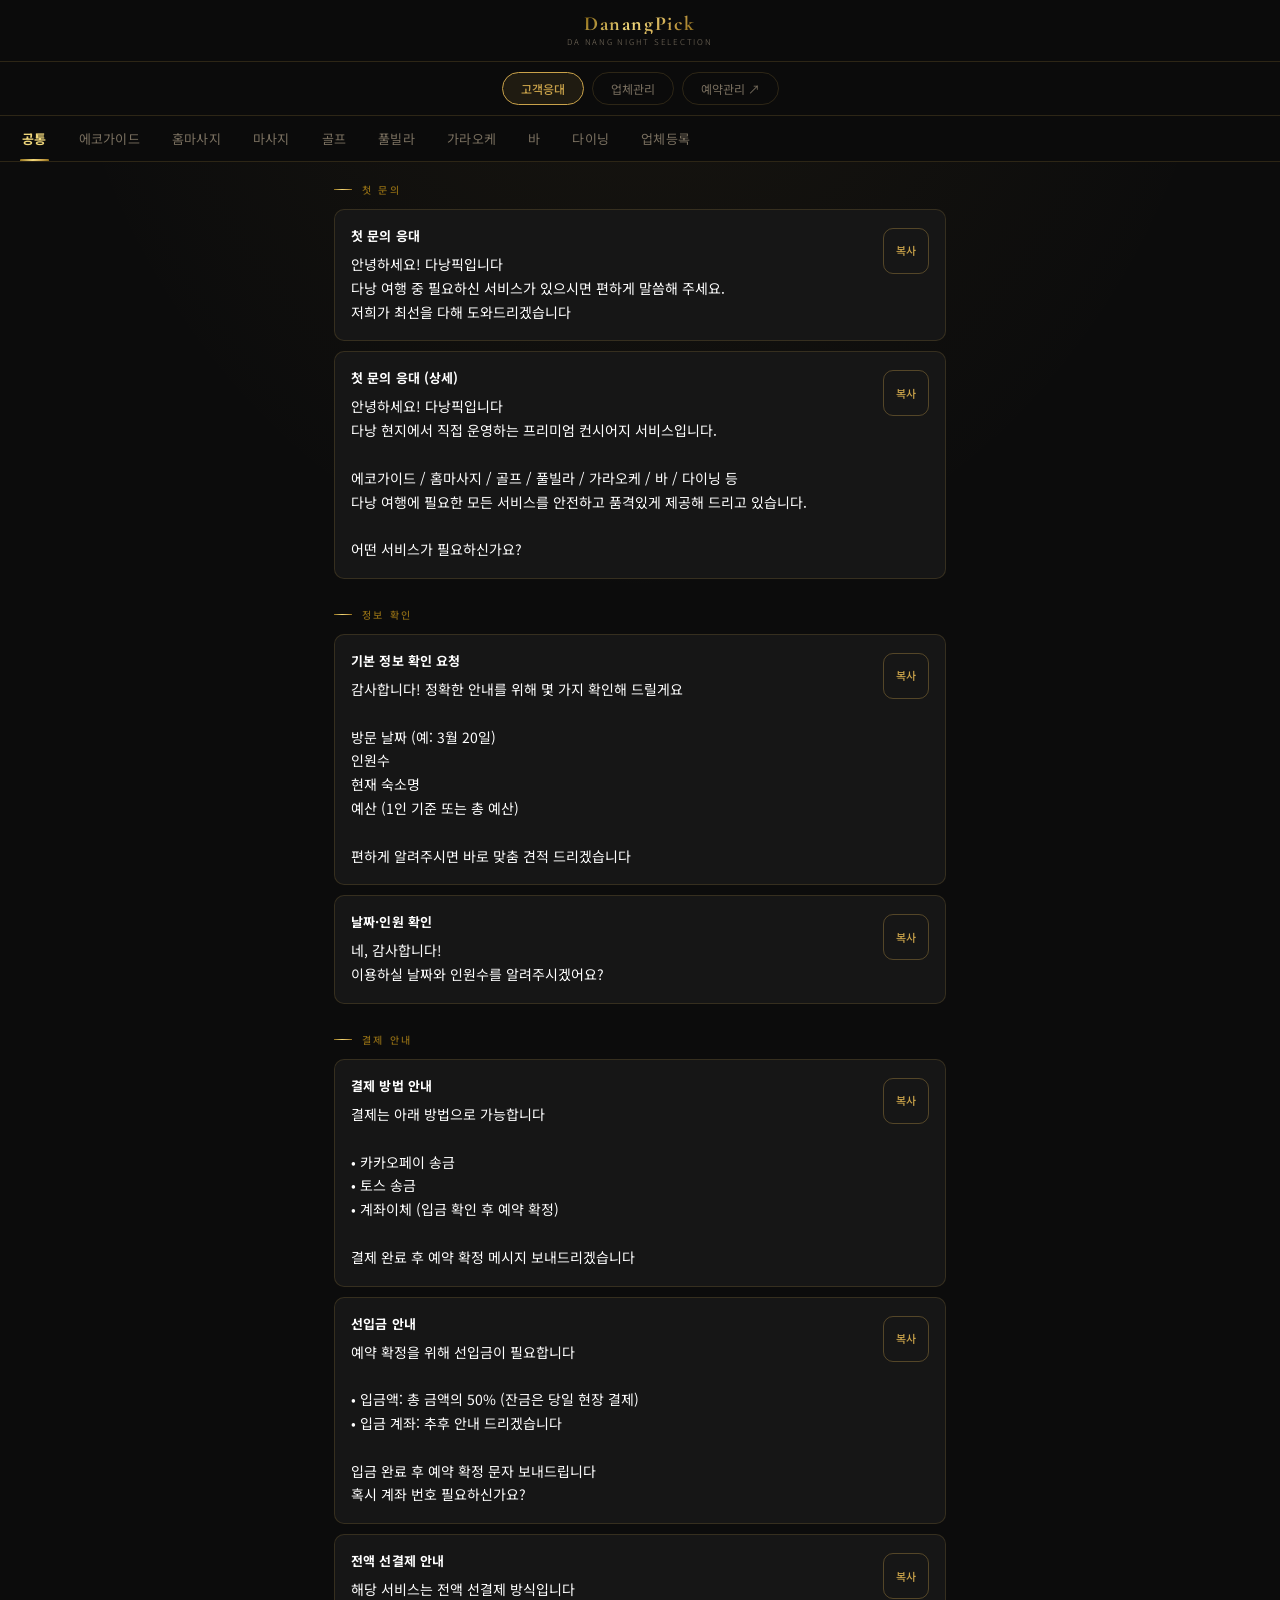
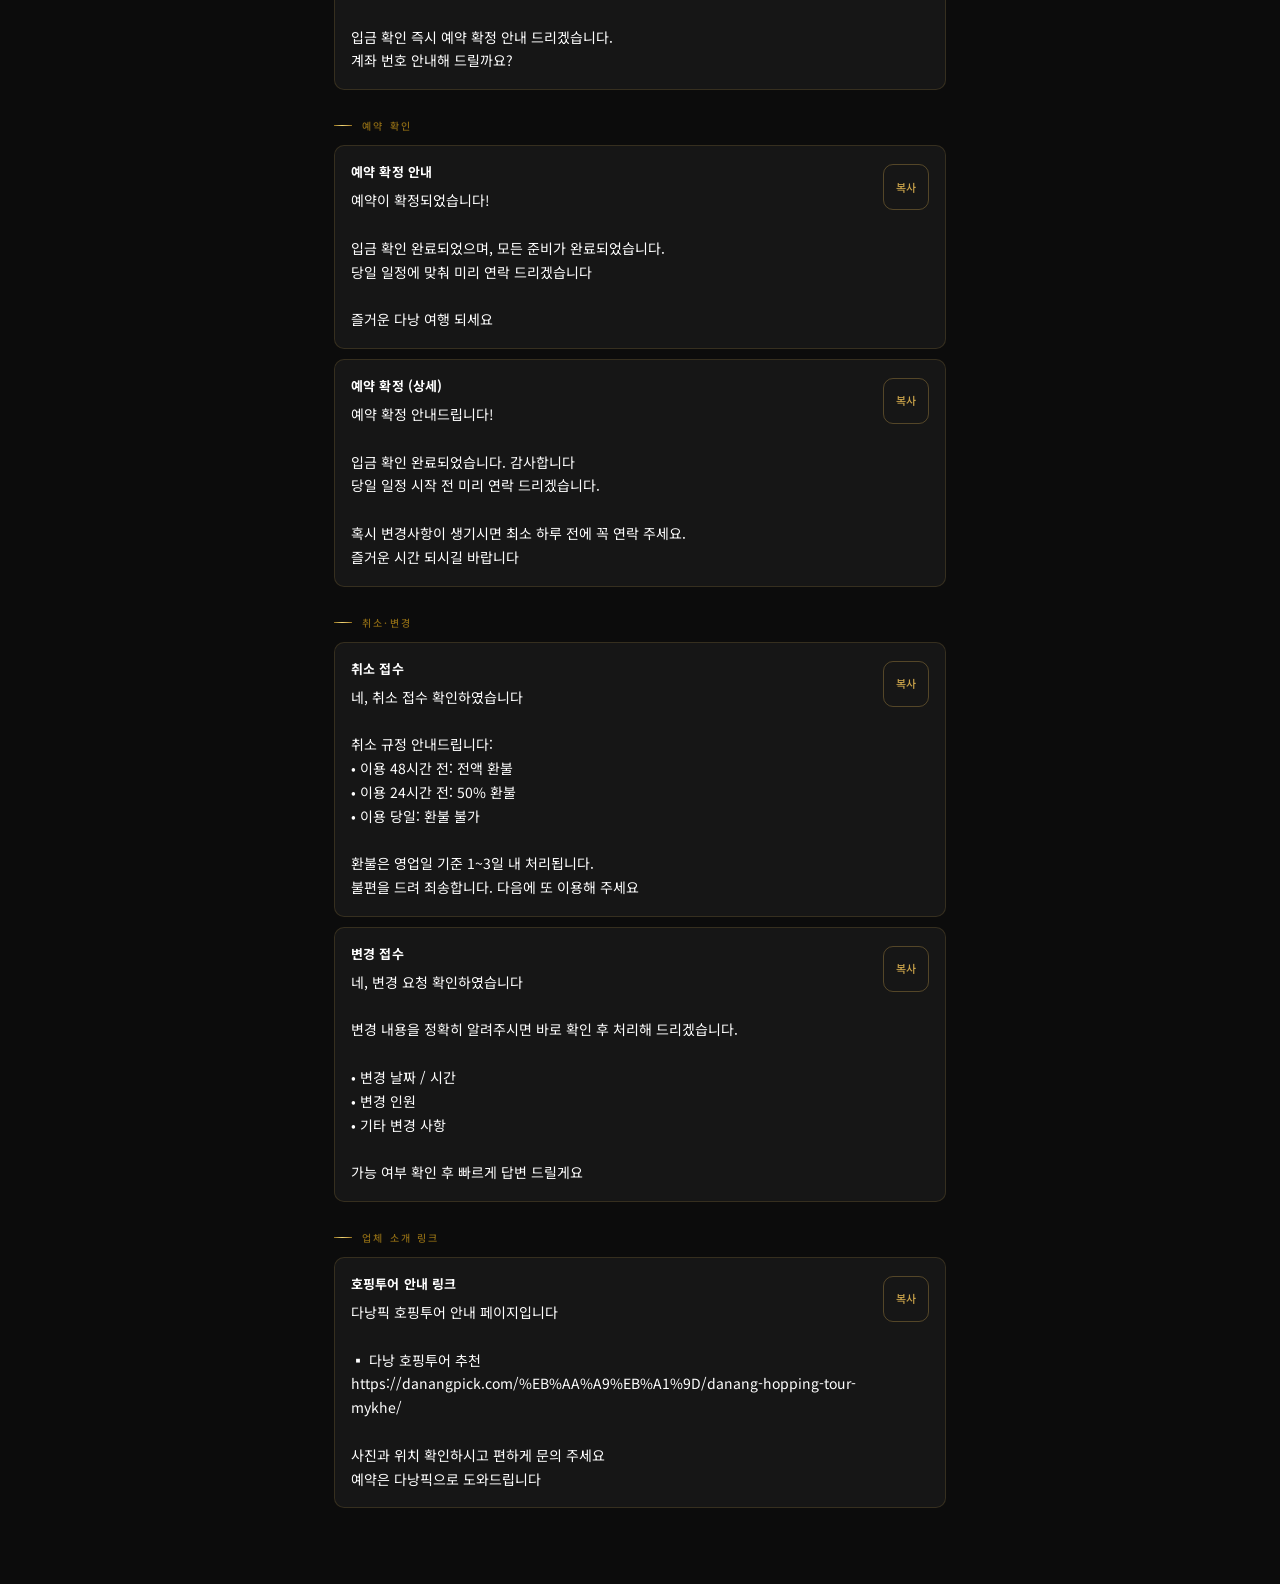
<file: index.html>
<!DOCTYPE html>
<html lang="ko">
<head>
  <meta charset="UTF-8">
  <meta name="viewport" content="width=device-width, initial-scale=1.0, maximum-scale=1.0">
  <meta name="apple-mobile-web-app-capable" content="yes">
  <meta name="apple-mobile-web-app-status-bar-style" content="black-translucent">
  <title>다낭픽 응대 템플릿</title>
  <link rel="preconnect" href="https://fonts.googleapis.com">
  <link rel="preconnect" href="https://fonts.gstatic.com" crossorigin>
  <link href="https://fonts.googleapis.com/css2?family=Cormorant+Garamond:wght@400;600;700&family=Noto+Sans+KR:wght@300;400;500;700&display=swap" rel="stylesheet">
  <link rel="stylesheet" href="css/style.css">
</head>
<body>

  <div class="header">
    <div class="header-brand">
      <div class="header-logo">DanangPick</div>
      <div class="header-sub">Da Nang Night Selection</div>
    </div>
  </div>

  <nav class="page-nav">
    <a href="index.html" class="page-nav-btn active">고객응대</a>
    <a href="%EC%97%85%EC%B2%B4%EA%B4%80%EB%A6%AC.html" class="page-nav-btn">업체관리</a>
    <a href="https://script.google.com/macros/s/AKfycbyhL4GlFm3WXEhCYB9T3-DH9fri5edWCIt-i-hopkQck0s7ni08k8Jg-WJBGKm7ljNlUA/exec" class="page-nav-btn" target="_blank">예약관리 ↗</a>
  </nav>

  <div id="tab-bar" class="tab-bar"></div>

  <div id="content" class="content"></div>

  <!-- 카테고리 데이터 초기화 -->
  <script>const CATEGORIES = []; const WIDGETS = {};</script>

  <!-- 카테고리 파일 로드 (순서 무관) -->
  <script src="js/templates/common.js"></script>
  <script src="js/templates/eco.js"></script>
  <script src="js/templates/home-massage.js"></script>
  <script src="js/templates/massage.js"></script>
  <script src="js/templates/golf.js"></script>
  <script src="js/templates/poolvilla.js"></script>
  <script src="js/templates/karaoke.js"></script>
  <script src="js/templates/bar.js"></script>
  <script src="js/templates/dining.js"></script>
  <script src="js/templates/partner-onboard.js"></script>
  <!-- 새 카테고리 추가 시 위 줄 아래에 script 태그 한 줄 추가 -->

  <!-- 위젯 (계산기 등) — 템플릿 파일보다 뒤, app.js 보다 앞 -->
  <script src="js/widgets/karaoke-quote.js"></script>

  <!-- 앱 로직 (반드시 마지막에 로드) -->
  <script src="js/app.js"></script>

</body>
</html>
</file>
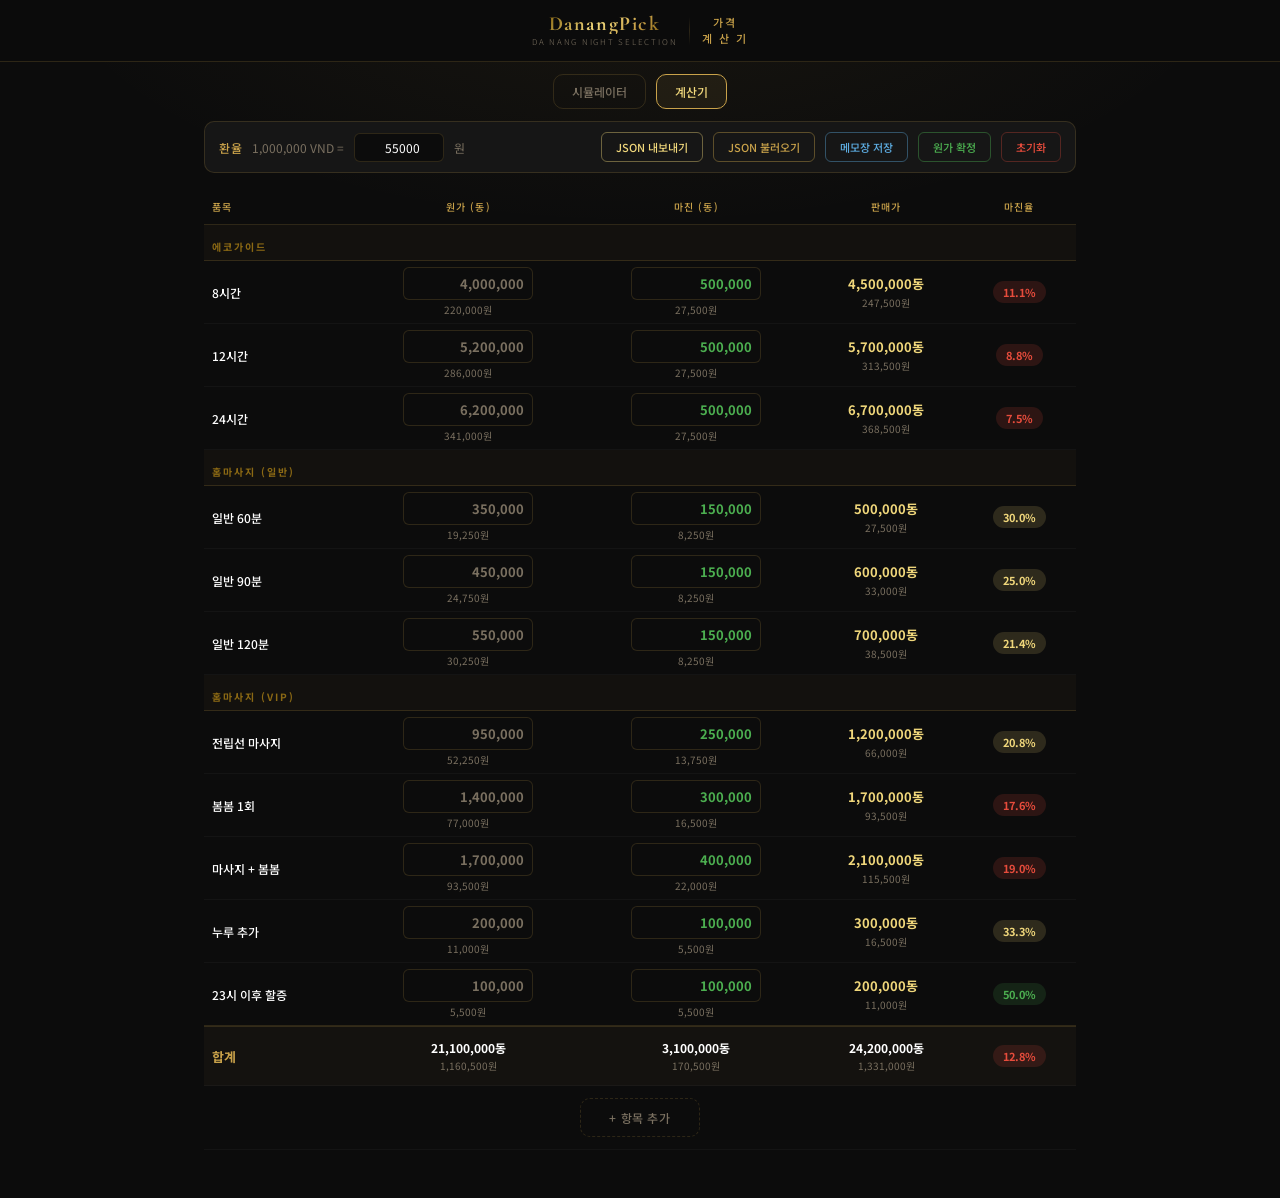
<file: 가격-계산기.html>
<!DOCTYPE html>
<html lang="ko">
<head>
  <meta charset="UTF-8">
  <meta name="viewport" content="width=device-width, initial-scale=1.0, maximum-scale=1.0">
  <title>다낭픽 가격 계산기</title>
  <link rel="preconnect" href="https://fonts.googleapis.com">
  <link rel="preconnect" href="https://fonts.gstatic.com" crossorigin>
  <link href="https://fonts.googleapis.com/css2?family=Cormorant+Garamond:wght@400;600;700&family=Noto+Sans+KR:wght@300;400;500;700&display=swap" rel="stylesheet">
  <link rel="stylesheet" href="pricing/pricing-calc.css">
</head>
<body>

  <div class="header">
    <div class="header-brand">
      <div class="header-logo">DanangPick</div>
      <div class="header-sub">Da Nang Night Selection</div>
    </div>
    <div class="header-divider"></div>
    <div class="header-title">가격<br>계 산 기</div>
  </div>

  <div class="nav-bar">
    <a href="가격-시뮬레이터.html" class="nav-link">시뮬레이터</a>
    <a href="가격-계산기.html" class="nav-link active">계산기</a>
  </div>

  <div class="settings-bar">
    <label>환율</label>
    <span>1,000,000 VND =</span>
    <input type="number" id="rate-input" value="55000" oninput="onRateChange(this)">
    <span>원</span>
    <span class="spacer"></span>
    <button class="btn-json" onclick="exportJSON()">JSON 내보내기</button>
    <button class="btn-json import" onclick="importJSON()">JSON 불러오기</button>
    <button class="btn-export" onclick="exportTxt()">메모장 저장</button>
    <button class="btn-confirm" onclick="confirmCost()">원가 확정</button>
    <button class="btn-reset" onclick="resetCalc()">초기화</button>
  </div>

  <div class="table-wrap">
    <table>
      <thead>
        <tr>
          <th>품목</th>
          <th>원가 (동)</th>
          <th>마진 (동)</th>
          <th>판매가</th>
          <th>마진율</th>
        </tr>
      </thead>
      <tbody id="calc-body"></tbody>
    </table>
  </div>

  <script src="pricing/pricing-data.js"></script>
  <script src="pricing/pricing-calc.js"></script>

</body>
</html>
</file>
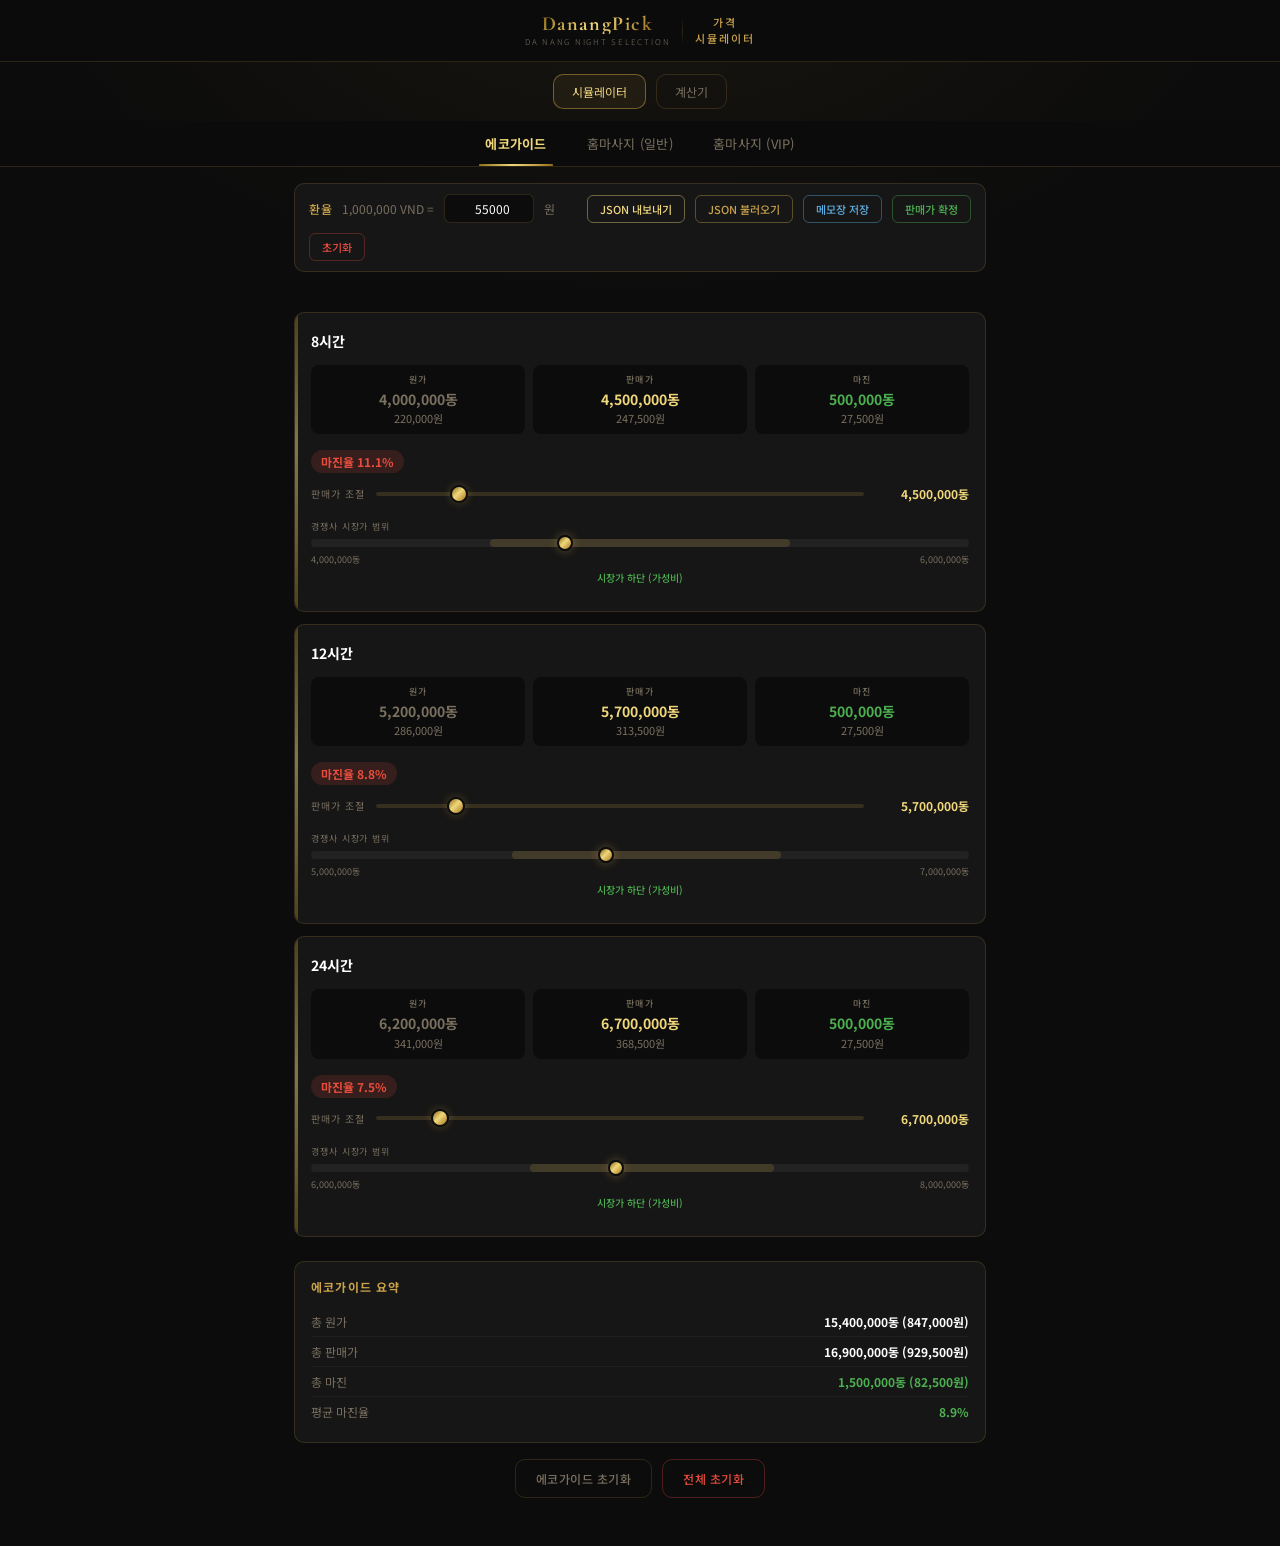
<file: 가격-시뮬레이터.html>
<!DOCTYPE html>
<html lang="ko">
<head>
  <meta charset="UTF-8">
  <meta name="viewport" content="width=device-width, initial-scale=1.0, maximum-scale=1.0">
  <meta name="apple-mobile-web-app-capable" content="yes">
  <meta name="apple-mobile-web-app-status-bar-style" content="black-translucent">
  <title>다낭픽 가격 시뮬레이터</title>
  <link rel="preconnect" href="https://fonts.googleapis.com">
  <link rel="preconnect" href="https://fonts.gstatic.com" crossorigin>
  <link href="https://fonts.googleapis.com/css2?family=Cormorant+Garamond:wght@400;600;700&family=Noto+Sans+KR:wght@300;400;500;700&display=swap" rel="stylesheet">
  <link rel="stylesheet" href="pricing/pricing-style.css">
</head>
<body>

  <div class="header">
    <div class="header-brand">
      <div class="header-logo">DanangPick</div>
      <div class="header-sub">Da Nang Night Selection</div>
    </div>
    <div class="header-divider"></div>
    <div class="header-title">가격<br>시뮬레이터</div>
  </div>

  <div style="display:flex;justify-content:center;gap:10px;padding:12px 14px;">
    <a href="가격-시뮬레이터.html" style="padding:8px 18px;border:1px solid rgba(201,162,74,0.5);border-radius:10px;font-size:12px;color:#F0D77B;text-decoration:none;background:rgba(201,162,74,0.08);">시뮬레이터</a>
    <a href="가격-계산기.html" style="padding:8px 18px;border:1px solid rgba(201,162,74,0.18);border-radius:10px;font-size:12px;color:#7a7060;text-decoration:none;">계산기</a>
  </div>

  <div id="tab-bar" class="tab-bar"></div>

  <div style="padding: 16px 14px 0; max-width: 720px; margin: 0 auto;">
    <div class="rate-bar">
      <label>환율</label>
      <span>1,000,000 VND =</span>
      <input type="number" id="rate-input" value="55000" oninput="onRateChange(this)">
      <span>원</span>
      <span style="flex:1"></span>
      <button class="action-btn json-export" onclick="exportJSON()">JSON 내보내기</button>
      <button class="action-btn json-import" onclick="importJSON()">JSON 불러오기</button>
      <button class="action-btn export" onclick="exportTxt()">메모장 저장</button>
      <button class="action-btn confirm" onclick="confirmSell()">판매가 확정</button>
      <button class="action-btn reset" onclick="resetAll()">초기화</button>
    </div>
  </div>

  <div id="content" class="content"></div>

  <script src="pricing/pricing-data.js"></script>
  <script src="pricing/pricing-app.js"></script>

</body>
</html>
</file>
<file: css/style.css>
/* ===== DanangPick 브랜드 디자인 — 블랙 골드 럭셔리 ===== */

:root {
  --gold:          #C9A24A;
  --gold-light:    #F0D77B;
  --gold-dark:     #8B6914;
  --gold-grad:     linear-gradient(135deg, #8B6914 0%, #F0D77B 45%, #C9A24A 75%, #8B6914 100%);
  --bg:            #0c0c0c;
  --surface:       #161616;
  --border:        rgba(201, 162, 74, 0.18);
  --border-hover:  rgba(201, 162, 74, 0.5);
  --text:          #ffffff;
  --text-muted:    #7a7060;
  --radius:        10px;
}

*, *::before, *::after {
  box-sizing: border-box;
  margin: 0;
  padding: 0;
  -webkit-tap-highlight-color: transparent;
}

body {
  font-family: 'Noto Sans KR', sans-serif;
  background: var(--bg);
  background-image: radial-gradient(ellipse 80% 40% at 50% -5%, rgba(201,162,74,0.07) 0%, transparent 60%);
  color: var(--text);
  min-height: 100vh;
}

/* ── 헤더 ─────────────────────────────────── */
.header {
  position: sticky;
  top: 0;
  z-index: 100;
  background: rgba(12,12,12,0.97);
  backdrop-filter: blur(12px);
  -webkit-backdrop-filter: blur(12px);
  border-bottom: 1px solid var(--border);
  height: 62px;
  display: flex;
  align-items: center;
  justify-content: center;
  gap: 12px;
  padding: 0 16px;
}

.header-brand {
  display: flex;
  flex-direction: column;
  align-items: center;
  gap: 2px;
}

.header-logo {
  font-family: 'Cormorant Garamond', serif;
  font-size: 20px;
  font-weight: 700;
  letter-spacing: 0.08em;
  background: var(--gold-grad);
  -webkit-background-clip: text;
  -webkit-text-fill-color: transparent;
  background-clip: text;
  line-height: 1;
}

.header-sub {
  font-size: 8px;
  letter-spacing: 0.22em;
  text-transform: uppercase;
  color: var(--text-muted);
  font-weight: 300;
}

.header-divider {
  width: 1px;
  height: 28px;
  background: linear-gradient(to bottom, transparent, var(--border), transparent);
}

.header-title {
  font-size: 11px;
  letter-spacing: 0.18em;
  text-transform: uppercase;
  color: var(--gold);
  font-weight: 500;
  text-align: center;
  line-height: 1.4;
}

/* ── 페이지 네비 (고객응대 / 업체관리 / 예약관리) ── */
.page-nav {
  position: sticky;
  top: 62px;
  z-index: 100;
  display: flex;
  gap: 8px;
  justify-content: center;
  padding: 10px 16px;
  background: rgba(12,12,12,0.96);
  backdrop-filter: blur(10px);
  border-bottom: 1px solid var(--border);
}

.page-nav-btn {
  padding: 7px 18px;
  font-size: 12px;
  font-family: 'Noto Sans KR', sans-serif;
  font-weight: 400;
  color: var(--text-muted);
  text-decoration: none;
  border: 1px solid var(--border);
  border-radius: 20px;
  background: none;
  transition: all 0.2s;
  white-space: nowrap;
}

.page-nav-btn:hover {
  border-color: var(--gold);
  color: var(--gold);
}

.page-nav-btn.active {
  border-color: var(--gold);
  color: var(--gold);
  background: rgba(201,162,74,0.1);
  font-weight: 500;
}

/* ── 탭바 ─────────────────────────────────── */
.tab-bar {
  position: sticky;
  top: 104px;
  z-index: 99;
  background: rgba(12,12,12,0.96);
  backdrop-filter: blur(10px);
  -webkit-backdrop-filter: blur(10px);
  border-bottom: 1px solid var(--border);
  display: flex;
  overflow-x: auto;
  -webkit-overflow-scrolling: touch;
  scrollbar-width: none;
  padding: 0 6px;
}

.tab-bar::-webkit-scrollbar { display: none; }

.tab-btn {
  flex-shrink: 0;
  padding: 13px 16px;
  background: none;
  border: none;
  font-family: 'Noto Sans KR', sans-serif;
  font-size: 13px;
  font-weight: 400;
  color: var(--text-muted);
  cursor: pointer;
  white-space: nowrap;
  position: relative;
  transition: color 0.25s;
  letter-spacing: 0.02em;
}

.tab-btn::after {
  content: '';
  position: absolute;
  bottom: 0;
  left: 14px;
  right: 14px;
  height: 2px;
  background: var(--gold-grad);
  transform: scaleX(0);
  transition: transform 0.3s cubic-bezier(0.4, 0, 0.2, 1);
  border-radius: 1px 1px 0 0;
}

.tab-btn.active {
  color: var(--gold-light);
  font-weight: 700;
}

.tab-btn.active::after {
  transform: scaleX(1);
}

/* ── 콘텐츠 ───────────────────────────────── */
.content {
  padding: 20px 14px 48px;
  max-width: 640px;
  margin: 0 auto;
}

/* ── 상황 그룹 ────────────────────────────── */
.situation {
  margin-bottom: 28px;
}

.situation-label {
  font-size: 10px;
  font-weight: 500;
  letter-spacing: 0.22em;
  text-transform: uppercase;
  color: var(--gold-dark);
  margin-bottom: 12px;
  display: flex;
  align-items: center;
  gap: 10px;
}

.situation-label::before {
  content: '';
  width: 18px;
  height: 1px;
  background: var(--gold-grad);
  flex-shrink: 0;
}

/* ── 템플릿 카드 ──────────────────────────── */
.template-card {
  background: var(--surface);
  border: 1px solid var(--border);
  border-radius: var(--radius);
  padding: 16px;
  margin-bottom: 10px;
  position: relative;
  overflow: hidden;
  transition: border-color 0.25s, box-shadow 0.25s;
  display: flex;
  gap: 12px;
  align-items: flex-start;
}

.template-card::before {
  content: '';
  position: absolute;
  top: 0; left: 0;
  width: 3px; height: 100%;
  background: var(--gold-grad);
  opacity: 0;
  transition: opacity 0.25s;
}

.template-card:hover {
  border-color: var(--border-hover);
  box-shadow: 0 4px 24px rgba(201,162,74,0.06);
}

.template-card:hover::before { opacity: 1; }

.card-body {
  flex: 1;
  min-width: 0;
}

.template-title {
  font-size: 13px;
  font-weight: 700;
  color: var(--text);
  margin-bottom: 8px;
  letter-spacing: 0.01em;
}

.template-preview {
  font-size: 14px;
  color: var(--text);
  line-height: 1.7;
  white-space: pre-line;
}

/* ── 복사 버튼 — 우측 정사각형 ────────────── */
.copy-btn {
  flex-shrink: 0;
  width: 46px;
  height: 46px;
  background: transparent;
  border: 1px solid rgba(201,162,74,0.35);
  border-radius: 10px;
  font-family: 'Noto Sans KR', sans-serif;
  font-size: 11px;
  font-weight: 500;
  color: var(--gold);
  cursor: pointer;
  letter-spacing: 0.04em;
  position: relative;
  overflow: hidden;
  transition: border-color 0.2s;
  display: flex;
  align-items: center;
  justify-content: center;
  margin-top: 2px;
}

.copy-btn::before {
  content: '';
  position: absolute;
  inset: 0;
  background: var(--gold-grad);
  opacity: 0;
  transition: opacity 0.22s;
}

.copy-btn .btn-text {
  position: relative;
  z-index: 1;
  line-height: 1.2;
  text-align: center;
}

.copy-btn:active { transform: scale(0.94); }

.copy-btn:hover { border-color: var(--gold); }
.copy-btn:hover::before { opacity: 1; }
.copy-btn:hover .btn-text { color: #111; font-weight: 700; }

.copy-btn.copied { border-color: var(--gold); }
.copy-btn.copied::before { opacity: 1; }
.copy-btn.copied .btn-text { color: #111; font-weight: 700; }

/* ── 견적 계산기 위젯 (.qc-*) ─────────────────
   js/widgets/karaoke-quote.js 가 그리는 카드.
   일반 template-card 와 달리 세로 1단이라 flex 방향을 바꾼다. */
.qc-card {
  flex-direction: column;
  align-items: stretch;
  gap: 0;
}

.qc-total {
  text-align: center;
  padding: 14px 0 12px;
  border-bottom: 1px dashed var(--border);
  margin-bottom: 12px;
}

.qc-amount {
  font-family: 'Cormorant Garamond', serif;
  font-size: 38px;
  font-weight: 700;
  line-height: 1.1;
  background: var(--gold-grad);
  -webkit-background-clip: text;
  -webkit-text-fill-color: transparent;
  background-clip: text;
}

.qc-per {
  font-size: 14px;
  font-weight: 700;
  color: var(--gold-light);
  margin-top: 2px;
}

.qc-cond {
  font-size: 11px;
  color: var(--text-muted);
  margin-top: 7px;
  line-height: 1.5;
}

/* 내역 */
.qc-lines { list-style: none; }

.qc-lines li {
  display: flex;
  align-items: baseline;
  gap: 8px;
  padding: 8px 0;
  border-bottom: 1px solid var(--border);
  font-size: 13px;
}

.qc-lines li:last-child { border-bottom: 0; }

.qc-name { flex: 1; min-width: 0; }

.qc-sub {
  display: block;
  font-size: 10.5px;
  color: var(--text-muted);
  margin-top: 2px;
  line-height: 1.45;
}

.qc-val {
  font-weight: 700;
  white-space: nowrap;
  font-variant-numeric: tabular-nums;
}

.qc-was {
  color: var(--text-muted);
  font-weight: 400;
  text-decoration: line-through;
}

.qc-free { color: var(--gold-light); }

/* 추가금 없음 안내 */
.qc-noextra {
  margin-top: 12px;
  padding: 10px 12px;
  border: 1px solid var(--border);
  border-radius: 8px;
  background: rgba(201,162,74,0.06);
  font-size: 12px;
  font-weight: 700;
  color: var(--gold-light);
  text-align: center;
}

.qc-noextra .qc-overtime {
  display: block;
  font-size: 10.5px;
  font-weight: 400;
  color: var(--text-muted);
  margin-top: 3px;
  line-height: 1.5;
}

/* 조건 입력 */
.qc-ctrl {
  display: grid;
  grid-template-columns: repeat(2, 1fr);
  gap: 9px;
  margin-top: 14px;
}

.qc-ctrl label {
  display: block;
  font-size: 10px;
  letter-spacing: 0.1em;
  color: var(--text-muted);
  margin-bottom: 4px;
}

.qc-ctrl select,
.qc-ctrl input[type="number"] {
  width: 100%;
  padding: 8px 9px;
  background: var(--bg);
  border: 1px solid var(--border);
  border-radius: 8px;
  color: var(--text);
  font-family: 'Noto Sans KR', sans-serif;
  font-size: 12.5px;
}

.qc-ctrl select:focus,
.qc-ctrl input[type="number"]:focus {
  outline: none;
  border-color: var(--gold);
}

/* 복사 버튼 — 카드 폭 전체 */
.qc-copy {
  width: 100%;
  margin-top: 12px;
  padding: 11px;
  background: transparent;
  border: 1px solid rgba(201,162,74,0.35);
  border-radius: 8px;
  font-family: 'Noto Sans KR', sans-serif;
  font-size: 12.5px;
  font-weight: 500;
  color: var(--gold);
  cursor: pointer;
  letter-spacing: 0.04em;
  position: relative;
  overflow: hidden;
  transition: border-color 0.2s;
}

.qc-copy::before {
  content: '';
  position: absolute;
  inset: 0;
  background: var(--gold-grad);
  opacity: 0;
  transition: opacity 0.22s;
}

.qc-copy .btn-text { position: relative; z-index: 1; }

.qc-copy:active { transform: scale(0.99); }
.qc-copy:hover { border-color: var(--gold); }
.qc-copy:hover::before { opacity: 1; }
.qc-copy:hover .btn-text { color: #111; font-weight: 700; }

.qc-copy.copied { border-color: var(--gold); }
.qc-copy.copied::before { opacity: 1; }
.qc-copy.copied .btn-text { color: #111; font-weight: 700; }

/* 전체 가격표 (접이식) */
.qc-menu {
  margin-top: 14px;
  border-top: 1px solid var(--border);
  padding-top: 12px;
}

.qc-menu > summary {
  cursor: pointer;
  list-style: none;
  font-size: 11px;
  letter-spacing: 0.12em;
  color: var(--text-muted);
  text-align: center;
  padding: 4px 0;
}

.qc-menu > summary::-webkit-details-marker { display: none; }
.qc-menu > summary::after { content: ' ▾'; }
.qc-menu[open] > summary::after { content: ' ▴'; }
.qc-menu > summary:hover { color: var(--gold); }

.qc-mtitle {
  font-size: 10px;
  font-weight: 500;
  letter-spacing: 0.18em;
  color: var(--gold-dark);
  margin: 16px 0 6px;
}

.qc-mtable {
  width: 100%;
  border-collapse: collapse;
  font-size: 12.5px;
}

.qc-mtable th,
.qc-mtable td {
  text-align: left;
  padding: 6px 0;
  border-bottom: 1px solid var(--border);
  vertical-align: top;
}

.qc-mtable th {
  font-size: 10px;
  color: var(--text-muted);
  font-weight: 400;
  letter-spacing: 0.08em;
}

.qc-mtable tr:last-child td { border-bottom: 0; }

.qc-mtable .qc-p {
  text-align: right;
  font-weight: 700;
  white-space: nowrap;
  font-variant-numeric: tabular-nums;
}

.qc-msub {
  display: block;
  font-size: 10px;
  color: var(--text-muted);
  font-weight: 400;
  margin-top: 2px;
  line-height: 1.45;
}

.qc-notes {
  list-style: none;
  margin-top: 8px;
  font-size: 11px;
  color: var(--text-muted);
  line-height: 1.6;
}

.qc-notes li { padding-left: 10px; position: relative; }
.qc-notes li::before { content: '·'; position: absolute; left: 2px; }

.qc-promo {
  margin-top: 10px;
  padding: 10px 12px;
  border-radius: 8px;
  background: rgba(201,162,74,0.07);
  border: 1px solid var(--border);
  font-size: 11.5px;
  line-height: 1.6;
}

.qc-promo b { color: var(--gold-light); }
</file>
<file: pricing/pricing-calc.css>
/* ===== DanangPick 가격 계산기 — Black Gold ===== */

:root {
  --gold:          #C9A24A;
  --gold-light:    #F0D77B;
  --gold-dark:     #8B6914;
  --gold-grad:     linear-gradient(135deg, #8B6914 0%, #F0D77B 45%, #C9A24A 75%, #8B6914 100%);
  --bg:            #0c0c0c;
  --surface:       #161616;
  --border:        rgba(201, 162, 74, 0.18);
  --border-hover:  rgba(201, 162, 74, 0.5);
  --text:          #ffffff;
  --text-muted:    #7a7060;
  --radius:        10px;
  --green:         #4CAF50;
  --red:           #e74c3c;
}

*, *::before, *::after { box-sizing: border-box; margin: 0; padding: 0; }

body {
  font-family: 'Noto Sans KR', sans-serif;
  background: var(--bg);
  background-image: radial-gradient(ellipse 80% 40% at 50% -5%, rgba(201,162,74,0.07) 0%, transparent 60%);
  color: var(--text);
  min-height: 100vh;
}

/* ── 헤더 ─────────────────────────────────── */
.header {
  position: sticky; top: 0; z-index: 100;
  background: rgba(12,12,12,0.97);
  backdrop-filter: blur(12px);
  border-bottom: 1px solid var(--border);
  height: 62px;
  display: flex; align-items: center; justify-content: center; gap: 12px;
  padding: 0 16px;
}
.header-brand { display: flex; flex-direction: column; align-items: center; gap: 2px; }
.header-logo {
  font-family: 'Cormorant Garamond', serif;
  font-size: 20px; font-weight: 700; letter-spacing: 0.08em;
  background: var(--gold-grad);
  -webkit-background-clip: text; -webkit-text-fill-color: transparent;
  background-clip: text; line-height: 1;
}
.header-sub { font-size: 8px; letter-spacing: 0.22em; text-transform: uppercase; color: var(--text-muted); font-weight: 300; }
.header-divider { width: 1px; height: 28px; background: linear-gradient(to bottom, transparent, var(--border), transparent); }
.header-title { font-size: 11px; letter-spacing: 0.18em; color: var(--gold); font-weight: 500; text-align: center; line-height: 1.4; }

/* ── 네비게이션 ───────────────────────────── */
.nav-bar {
  display: flex; justify-content: center; gap: 10px;
  padding: 12px 14px;
  max-width: 900px; margin: 0 auto;
}
.nav-link {
  padding: 8px 18px;
  background: transparent;
  border: 1px solid var(--border);
  border-radius: var(--radius);
  font-family: 'Noto Sans KR', sans-serif;
  font-size: 12px; font-weight: 500;
  color: var(--text-muted);
  cursor: pointer; text-decoration: none;
  transition: all 0.25s;
}
.nav-link:hover { border-color: var(--gold); color: var(--gold); }
.nav-link.active { border-color: var(--gold); color: var(--gold-light); background: rgba(201,162,74,0.08); }

/* ── 설정 바 ──────────────────────────────── */
.settings-bar {
  display: flex; align-items: center; gap: 10px; flex-wrap: wrap;
  padding: 10px 14px;
  background: var(--surface); border: 1px solid var(--border); border-radius: var(--radius);
  margin: 0 14px 16px; max-width: 872px; margin-left: auto; margin-right: auto;
  font-size: 12px; color: var(--text-muted);
}
.settings-bar label { font-weight: 500; color: var(--gold); letter-spacing: 0.05em; }
.settings-bar input[type="number"] {
  width: 90px; padding: 5px 8px;
  background: var(--bg); border: 1px solid var(--border); border-radius: 6px;
  color: var(--text); font-family: 'Noto Sans KR', sans-serif; font-size: 12px;
  text-align: right; outline: none;
}
.settings-bar input:focus { border-color: var(--gold); }
.settings-bar .spacer { flex: 1; }

.btn-json {
  padding: 6px 14px;
  background: transparent;
  border: 1px solid rgba(240,215,123,0.4);
  border-radius: 6px;
  font-family: 'Noto Sans KR', sans-serif;
  font-size: 11px; font-weight: 500;
  color: #F0D77B; cursor: pointer;
  transition: all 0.2s;
}
.btn-json:hover { border-color: #F0D77B; background: rgba(240,215,123,0.08); }
.btn-json.import { border-color: rgba(201,162,74,0.4); color: #C9A24A; }
.btn-json.import:hover { border-color: #C9A24A; background: rgba(201,162,74,0.08); }

.btn-export {
  padding: 6px 14px;
  background: transparent;
  border: 1px solid rgba(93,173,226,0.4);
  border-radius: 6px;
  font-family: 'Noto Sans KR', sans-serif;
  font-size: 11px; font-weight: 500;
  color: #5DADE2; cursor: pointer;
  transition: all 0.2s;
}
.btn-export:hover { border-color: #5DADE2; background: rgba(93,173,226,0.08); }

.btn-confirm {
  padding: 6px 14px;
  background: transparent;
  border: 1px solid rgba(76,175,80,0.4);
  border-radius: 6px;
  font-family: 'Noto Sans KR', sans-serif;
  font-size: 11px; font-weight: 500;
  color: #4CAF50; cursor: pointer;
  transition: all 0.2s;
}
.btn-confirm:hover { border-color: #4CAF50; background: rgba(76,175,80,0.08); }

.btn-reset {
  padding: 6px 14px;
  background: transparent;
  border: 1px solid rgba(231,76,60,0.3);
  border-radius: 6px;
  font-family: 'Noto Sans KR', sans-serif;
  font-size: 11px; font-weight: 500;
  color: var(--red); cursor: pointer;
  transition: all 0.2s;
}
.btn-reset:hover { border-color: var(--red); background: rgba(231,76,60,0.08); }

/* ── 테이블 ───────────────────────────────── */
.table-wrap {
  padding: 0 14px 48px;
  max-width: 900px; margin: 0 auto;
  overflow-x: auto;
}

table {
  width: 100%;
  border-collapse: collapse;
  font-size: 12px;
}

thead th {
  padding: 10px 8px;
  font-size: 10px; font-weight: 500;
  letter-spacing: 0.12em; text-transform: uppercase;
  color: var(--gold); text-align: center;
  border-bottom: 1px solid var(--border);
}
thead th:first-child { text-align: left; }

/* ── 섹션 구분 행 ─────────────────────────── */
.section-row td {
  padding: 14px 8px 6px;
  font-size: 10px; font-weight: 700;
  letter-spacing: 0.2em; text-transform: uppercase;
  color: var(--gold-dark);
  border-bottom: 1px solid var(--border);
  background: rgba(201,162,74,0.03);
}

/* ── 데이터 행 ────────────────────────────── */
tbody tr { border-bottom: 1px solid rgba(255,255,255,0.03); }
tbody tr:hover { background: rgba(201,162,74,0.03); }

.cell-name {
  padding: 10px 8px;
  font-weight: 500; color: var(--text);
  white-space: nowrap;
}

.cell-input {
  padding: 6px 4px;
  text-align: center;
}

.cell-input input {
  width: 100%;
  max-width: 130px;
  padding: 6px 8px;
  background: var(--bg);
  border: 1px solid var(--border);
  border-radius: 6px;
  color: var(--gold-light);
  font-family: 'Noto Sans KR', sans-serif;
  font-size: 13px; font-weight: 700;
  text-align: right;
  outline: none;
  transition: border-color 0.2s;
}

.cell-input input:focus {
  border-color: var(--gold);
  box-shadow: 0 0 8px rgba(201,162,74,0.2);
}

.cell-input input[data-field="cost"] { color: var(--text-muted); }
.cell-input input[data-field="margin"] { color: var(--green); }

.sub-krw {
  display: block;
  font-size: 10px;
  color: var(--text-muted);
  margin-top: 2px;
}

.cell-auto {
  padding: 10px 8px;
  text-align: center;
}

.val-sell {
  display: block;
  font-size: 13px; font-weight: 700;
  color: var(--gold-light);
}

.cell-rate {
  padding: 10px 8px;
  text-align: center;
}

.rate-badge {
  display: inline-block;
  padding: 3px 10px;
  border-radius: 20px;
  font-size: 11px; font-weight: 700;
}
.rate-badge.high { background: rgba(76,175,80,0.15); color: var(--green); }
.rate-badge.mid  { background: rgba(240,215,123,0.15); color: var(--gold-light); }
.rate-badge.low  { background: rgba(231,76,60,0.15); color: var(--red); }

/* ── 합계 행 ──────────────────────────────── */
.total-row {
  border-top: 2px solid var(--border) !important;
  background: rgba(201,162,74,0.04);
}
.total-row td { padding: 12px 8px; }
.total-row .cell-name { color: var(--gold); font-weight: 700; font-size: 13px; }

/* ── 항목 추가/삭제 ───────────────────────── */
.add-row td {
  padding: 12px 8px;
  text-align: center;
}

.btn-add {
  padding: 10px 28px;
  background: transparent;
  border: 1px dashed var(--border);
  border-radius: var(--radius);
  font-family: 'Noto Sans KR', sans-serif;
  font-size: 12px; font-weight: 500;
  color: var(--text-muted);
  cursor: pointer;
  transition: all 0.25s;
  letter-spacing: 0.05em;
}
.btn-add:hover {
  border-color: var(--gold);
  color: var(--gold);
  border-style: solid;
}

.btn-del {
  display: inline-block;
  width: 18px; height: 18px;
  margin-left: 6px;
  background: transparent;
  border: 1px solid rgba(231,76,60,0.3);
  border-radius: 50%;
  font-size: 10px; line-height: 16px;
  color: var(--red);
  cursor: pointer;
  text-align: center;
  vertical-align: middle;
  transition: all 0.2s;
}
.btn-del:hover {
  background: rgba(231,76,60,0.15);
  border-color: var(--red);
}

/* ── 토스트 ───────────────────────────────── */
.toast {
  position: fixed; bottom: 20px; left: 50%;
  transform: translateX(-50%) translateY(60px);
  padding: 10px 24px;
  background: var(--surface); border: 1px solid var(--gold); border-radius: 20px;
  font-size: 12px; font-weight: 500; color: var(--gold-light);
  box-shadow: 0 4px 20px rgba(201,162,74,0.15);
  opacity: 0; transition: all 0.3s ease;
  z-index: 200; pointer-events: none;
}
.toast.show { opacity: 1; transform: translateX(-50%) translateY(0); }

/* ── 반응형 ───────────────────────────────── */
@media (max-width: 600px) {
  .cell-input input { max-width: 100px; font-size: 11px; padding: 5px 6px; }
  .val-sell { font-size: 11px; }
  .sub-krw { font-size: 9px; }
  thead th { font-size: 9px; padding: 8px 4px; }
  .cell-name { font-size: 11px; }
}
</file>
<file: pricing/pricing-style.css>
/* ===== DanangPick Pricing Simulator — Black Gold Luxury ===== */

:root {
  --gold:          #C9A24A;
  --gold-light:    #F0D77B;
  --gold-dark:     #8B6914;
  --gold-grad:     linear-gradient(135deg, #8B6914 0%, #F0D77B 45%, #C9A24A 75%, #8B6914 100%);
  --bg:            #0c0c0c;
  --surface:       #161616;
  --surface-alt:   #1c1c1c;
  --border:        rgba(201, 162, 74, 0.18);
  --border-hover:  rgba(201, 162, 74, 0.5);
  --text:          #ffffff;
  --text-muted:    #7a7060;
  --radius:        10px;
  --green:         #4CAF50;
  --red:           #e74c3c;
  --blue:          #5DADE2;
}

*, *::before, *::after {
  box-sizing: border-box;
  margin: 0;
  padding: 0;
  -webkit-tap-highlight-color: transparent;
}

body {
  font-family: 'Noto Sans KR', sans-serif;
  background: var(--bg);
  background-image: radial-gradient(ellipse 80% 40% at 50% -5%, rgba(201,162,74,0.07) 0%, transparent 60%);
  color: var(--text);
  min-height: 100vh;
}

/* ── 헤더 ─────────────────────────────────── */
.header {
  position: sticky;
  top: 0;
  z-index: 100;
  background: rgba(12,12,12,0.97);
  backdrop-filter: blur(12px);
  -webkit-backdrop-filter: blur(12px);
  border-bottom: 1px solid var(--border);
  height: 62px;
  display: flex;
  align-items: center;
  justify-content: center;
  gap: 12px;
  padding: 0 16px;
}

.header-brand {
  display: flex;
  flex-direction: column;
  align-items: center;
  gap: 2px;
}

.header-logo {
  font-family: 'Cormorant Garamond', serif;
  font-size: 20px;
  font-weight: 700;
  letter-spacing: 0.08em;
  background: var(--gold-grad);
  -webkit-background-clip: text;
  -webkit-text-fill-color: transparent;
  background-clip: text;
  line-height: 1;
}

.header-sub {
  font-size: 8px;
  letter-spacing: 0.22em;
  text-transform: uppercase;
  color: var(--text-muted);
  font-weight: 300;
}

.header-divider {
  width: 1px;
  height: 28px;
  background: linear-gradient(to bottom, transparent, var(--border), transparent);
}

.header-title {
  font-size: 11px;
  letter-spacing: 0.18em;
  text-transform: uppercase;
  color: var(--gold);
  font-weight: 500;
  text-align: center;
  line-height: 1.4;
}

/* ── 탭바 ─────────────────────────────────── */
.tab-bar {
  position: sticky;
  top: 62px;
  z-index: 99;
  background: rgba(12,12,12,0.96);
  backdrop-filter: blur(10px);
  -webkit-backdrop-filter: blur(10px);
  border-bottom: 1px solid var(--border);
  display: flex;
  overflow-x: auto;
  -webkit-overflow-scrolling: touch;
  scrollbar-width: none;
  padding: 0 6px;
  justify-content: center;
}

.tab-bar::-webkit-scrollbar { display: none; }

.tab-btn {
  flex-shrink: 0;
  padding: 13px 20px;
  background: none;
  border: none;
  font-family: 'Noto Sans KR', sans-serif;
  font-size: 13px;
  font-weight: 400;
  color: var(--text-muted);
  cursor: pointer;
  white-space: nowrap;
  position: relative;
  transition: color 0.25s;
  letter-spacing: 0.02em;
}

.tab-btn::after {
  content: '';
  position: absolute;
  bottom: 0;
  left: 14px;
  right: 14px;
  height: 2px;
  background: var(--gold-grad);
  transform: scaleX(0);
  transition: transform 0.3s cubic-bezier(0.4, 0, 0.2, 1);
  border-radius: 1px 1px 0 0;
}

.tab-btn.active {
  color: var(--gold-light);
  font-weight: 700;
}

.tab-btn.active::after {
  transform: scaleX(1);
}

/* ── 콘텐츠 ───────────────────────────────── */
.content {
  padding: 20px 14px 48px;
  max-width: 720px;
  margin: 0 auto;
}

/* ── 환율 설정 바 ─────────────────────────── */
.rate-bar {
  display: flex;
  align-items: center;
  gap: 10px;
  padding: 10px 14px;
  background: var(--surface);
  border: 1px solid var(--border);
  border-radius: var(--radius);
  margin-bottom: 20px;
  font-size: 12px;
  color: var(--text-muted);
  flex-wrap: wrap;
}

.rate-bar label {
  font-weight: 500;
  color: var(--gold);
  letter-spacing: 0.05em;
}

.rate-bar input {
  width: 90px;
  padding: 5px 8px;
  background: var(--bg);
  border: 1px solid var(--border);
  border-radius: 6px;
  color: var(--text);
  font-family: 'Noto Sans KR', sans-serif;
  font-size: 12px;
  text-align: right;
  outline: none;
  transition: border-color 0.2s;
}

.rate-bar input:focus {
  border-color: var(--gold);
}

/* ── 가격 카드 ────────────────────────────── */
.price-card {
  background: var(--surface);
  border: 1px solid var(--border);
  border-radius: var(--radius);
  padding: 18px 16px;
  margin-bottom: 12px;
  position: relative;
  overflow: hidden;
  transition: border-color 0.25s, box-shadow 0.25s;
}

.price-card::before {
  content: '';
  position: absolute;
  top: 0; left: 0;
  width: 3px; height: 100%;
  background: var(--gold-grad);
  opacity: 0.5;
}

.price-card:hover {
  border-color: var(--border-hover);
  box-shadow: 0 4px 24px rgba(201,162,74,0.06);
}

.price-card-name {
  font-size: 14px;
  font-weight: 700;
  color: var(--text);
  margin-bottom: 14px;
  letter-spacing: 0.01em;
}

/* ── 가격 그리드 (원가/판매가/마진) ──────── */
.price-grid {
  display: grid;
  grid-template-columns: 1fr 1fr 1fr;
  gap: 8px;
  margin-bottom: 14px;
}

.price-cell {
  text-align: center;
  padding: 8px 4px;
  border-radius: 8px;
  background: var(--bg);
}

.price-cell-label {
  font-size: 9px;
  font-weight: 500;
  letter-spacing: 0.15em;
  text-transform: uppercase;
  color: var(--text-muted);
  margin-bottom: 4px;
}

.price-cell-vnd {
  font-size: 14px;
  font-weight: 700;
  color: var(--text);
  line-height: 1.3;
}

.price-cell-krw {
  font-size: 11px;
  color: var(--text-muted);
  margin-top: 2px;
}

.price-cell.cost .price-cell-vnd { color: var(--text-muted); }
.price-cell.sell .price-cell-vnd { color: var(--gold-light); }
.price-cell.margin .price-cell-vnd { color: var(--green); }
.price-cell.margin.negative .price-cell-vnd { color: var(--red); }

/* ── 마진율 배지 ──────────────────────────── */
.margin-badge {
  display: inline-block;
  padding: 3px 10px;
  border-radius: 20px;
  font-size: 12px;
  font-weight: 700;
  margin-bottom: 12px;
}

.margin-badge.high { background: rgba(76,175,80,0.15); color: var(--green); }
.margin-badge.mid  { background: rgba(240,215,123,0.15); color: var(--gold-light); }
.margin-badge.low  { background: rgba(231,76,60,0.15); color: var(--red); }

/* ── 판매가 슬라이더 ──────────────────────── */
.slider-row {
  display: flex;
  align-items: center;
  gap: 10px;
}

.slider-row label {
  font-size: 10px;
  color: var(--text-muted);
  letter-spacing: 0.1em;
  white-space: nowrap;
  min-width: 55px;
}

.slider-row input[type="range"] {
  flex: 1;
  -webkit-appearance: none;
  appearance: none;
  height: 4px;
  background: var(--border);
  border-radius: 2px;
  outline: none;
}

.slider-row input[type="range"]::-webkit-slider-thumb {
  -webkit-appearance: none;
  appearance: none;
  width: 18px;
  height: 18px;
  border-radius: 50%;
  background: var(--gold-grad);
  cursor: pointer;
  border: 2px solid var(--bg);
  box-shadow: 0 0 8px rgba(201,162,74,0.3);
}

.slider-row input[type="range"]::-moz-range-thumb {
  width: 18px;
  height: 18px;
  border-radius: 50%;
  background: var(--gold);
  cursor: pointer;
  border: 2px solid var(--bg);
}

.slider-val {
  font-size: 12px;
  font-weight: 700;
  color: var(--gold-light);
  min-width: 95px;
  text-align: right;
}

/* ── 시장가 비교 바 ───────────────────────── */
.market-bar-wrap {
  margin-top: 10px;
  padding: 8px 0;
}

.market-bar-label {
  font-size: 9px;
  color: var(--text-muted);
  letter-spacing: 0.1em;
  margin-bottom: 6px;
}

.market-bar-track {
  position: relative;
  height: 8px;
  background: rgba(255,255,255,0.05);
  border-radius: 4px;
  overflow: visible;
}

.market-bar-range {
  position: absolute;
  top: 0;
  height: 100%;
  background: rgba(201,162,74,0.2);
  border-radius: 4px;
}

.market-bar-mine {
  position: absolute;
  top: -4px;
  width: 16px;
  height: 16px;
  background: var(--gold-grad);
  border-radius: 50%;
  border: 2px solid var(--bg);
  transform: translateX(-50%);
  box-shadow: 0 0 10px rgba(201,162,74,0.4);
  z-index: 2;
}

.market-bar-labels {
  display: flex;
  justify-content: space-between;
  font-size: 9px;
  color: var(--text-muted);
  margin-top: 6px;
}

.market-position {
  font-size: 10px;
  font-weight: 500;
  margin-top: 4px;
  text-align: center;
}

.market-position.cheap  { color: var(--green); }
.market-position.fair   { color: var(--gold-light); }
.market-position.expensive { color: var(--red); }

/* ── 섹션 구분선 ──────────────────────────── */
.section-label {
  font-size: 10px;
  font-weight: 500;
  letter-spacing: 0.22em;
  text-transform: uppercase;
  color: var(--gold-dark);
  margin: 24px 0 12px;
  display: flex;
  align-items: center;
  gap: 10px;
}

.section-label::before {
  content: '';
  width: 18px;
  height: 1px;
  background: var(--gold-grad);
  flex-shrink: 0;
}

/* ── 요약 카드 ────────────────────────────── */
.summary-card {
  background: var(--surface);
  border: 1px solid var(--border);
  border-radius: var(--radius);
  padding: 16px;
  margin-top: 24px;
}

.summary-card h3 {
  font-size: 12px;
  font-weight: 700;
  color: var(--gold);
  letter-spacing: 0.1em;
  margin-bottom: 12px;
}

.summary-row {
  display: flex;
  justify-content: space-between;
  align-items: center;
  padding: 6px 0;
  border-bottom: 1px solid rgba(255,255,255,0.04);
  font-size: 12px;
}

.summary-row:last-child { border-bottom: none; }

.summary-row .label { color: var(--text-muted); }
.summary-row .value { font-weight: 700; color: var(--text); }
.summary-row .value.positive { color: var(--green); }

/* ── 리셋 버튼 ────────────────────────────── */
.reset-bar {
  display: flex;
  gap: 10px;
  margin-top: 16px;
  justify-content: center;
}

.reset-btn {
  padding: 10px 20px;
  background: transparent;
  border: 1px solid var(--border);
  border-radius: var(--radius);
  font-family: 'Noto Sans KR', sans-serif;
  font-size: 12px;
  font-weight: 500;
  color: var(--text-muted);
  cursor: pointer;
  transition: all 0.25s;
  letter-spacing: 0.04em;
}

.reset-btn:hover {
  border-color: var(--gold);
  color: var(--gold);
}

.reset-btn:active {
  transform: scale(0.95);
}

.reset-btn.reset-all {
  border-color: rgba(231,76,60,0.3);
  color: var(--red);
}

.reset-btn.reset-all:hover {
  border-color: var(--red);
  background: rgba(231,76,60,0.08);
}

/* ── 액션 버튼 (메모장/확정/초기화) ────────── */
.action-btn {
  padding: 5px 12px;
  background: transparent;
  border-radius: 6px;
  font-family: 'Noto Sans KR', sans-serif;
  font-size: 11px; font-weight: 500;
  cursor: pointer;
  transition: all 0.2s;
  white-space: nowrap;
}
.action-btn.json-export { border: 1px solid rgba(240,215,123,0.4); color: #F0D77B; }
.action-btn.json-export:hover { border-color: #F0D77B; background: rgba(240,215,123,0.08); }
.action-btn.json-import { border: 1px solid rgba(201,162,74,0.4); color: #C9A24A; }
.action-btn.json-import:hover { border-color: #C9A24A; background: rgba(201,162,74,0.08); }
.action-btn.export { border: 1px solid rgba(93,173,226,0.4); color: #5DADE2; }
.action-btn.export:hover { border-color: #5DADE2; background: rgba(93,173,226,0.08); }
.action-btn.confirm { border: 1px solid rgba(76,175,80,0.4); color: #4CAF50; }
.action-btn.confirm:hover { border-color: #4CAF50; background: rgba(76,175,80,0.08); }
.action-btn.reset { border: 1px solid rgba(231,76,60,0.3); color: #e74c3c; }
.action-btn.reset:hover { border-color: #e74c3c; background: rgba(231,76,60,0.08); }

/* ── 저장 알림 토스트 ─────────────────────── */
.save-notice {
  position: fixed;
  bottom: 20px;
  left: 50%;
  transform: translateX(-50%) translateY(60px);
  padding: 10px 24px;
  background: var(--surface);
  border: 1px solid var(--gold);
  border-radius: 20px;
  font-size: 12px;
  font-weight: 500;
  color: var(--gold-light);
  box-shadow: 0 4px 20px rgba(201,162,74,0.15);
  opacity: 0;
  transition: all 0.3s ease;
  z-index: 200;
  pointer-events: none;
}

.save-notice.show {
  opacity: 1;
  transform: translateX(-50%) translateY(0);
}

/* ── 반응형 ───────────────────────────────── */
@media (max-width: 480px) {
  .price-grid {
    grid-template-columns: 1fr 1fr 1fr;
    gap: 4px;
  }
  .price-cell-vnd { font-size: 12px; }
  .price-cell-krw { font-size: 10px; }
  .slider-val { min-width: 80px; font-size: 11px; }
}
</file>
